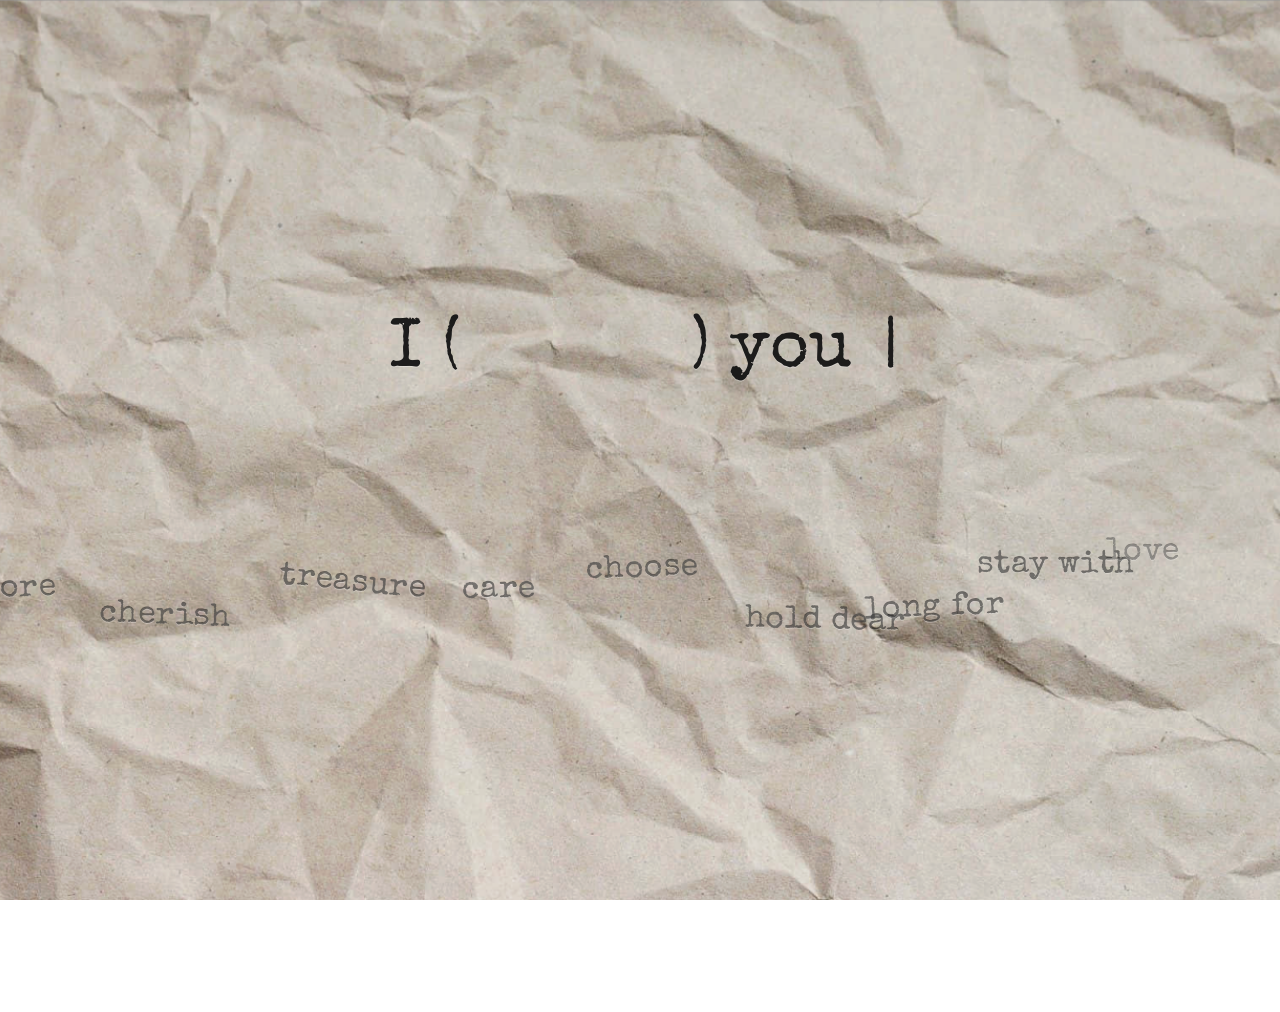
<file: index.html>
<!-- index.html -->
<!DOCTYPE html>
<html lang="en">
<head>
  <meta charset="UTF-8" />
  <meta name="viewport" content="width=device-width, initial-scale=1.0" />
  <title>I ( ) you</title>
  <link rel="preconnect" href="https://fonts.googleapis.com">
  <link rel="preconnect" href="https://fonts.gstatic.com" crossorigin>
  <link href="https://fonts.googleapis.com/css2?family=Special+Elite&display=swap" rel="stylesheet">
  <link rel="stylesheet" href="css/styles.css" />
</head>
<body>
  <main class="stage">
    <div id="sentence">
      <span id="prefix"></span><span id="blank"></span><span id="suffix"></span>
      <span class="caret">|</span>
    </div>

    <div id="words">
      <span class="word" data-word="like">like</span>
      <span class="word" data-word="miss">miss</span>
      <span class="word" data-word="adore">adore</span>
      <span class="word" data-word="cherish">cherish</span>
      <span class="word" data-word="treasure">treasure</span>
      <span class="word" data-word="care">care</span>
      <span class="word" data-word="choose">choose</span>
      <span class="word" data-word="hold-dear">hold dear</span>
      <span class="word" data-word="long-for">long for</span>
      <span class="word" data-word="stay-with">stay with</span>
      <span class="word love" id="love" data-word="love">love</span>
    </div>
  </main>

  <script src="js/main.js"></script>
</body>
</html>
</file>
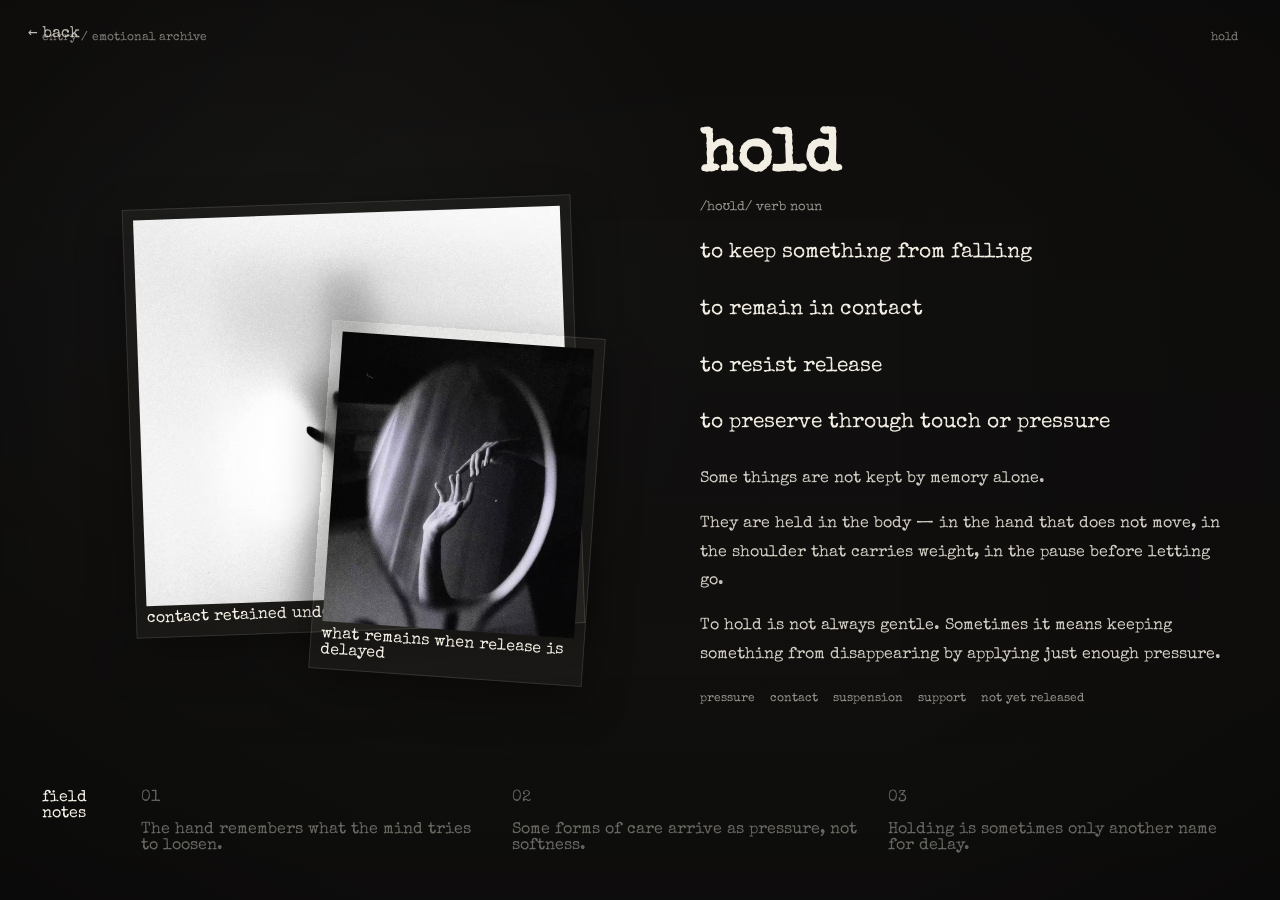
<file: hold.html>
<!DOCTYPE html>
<html lang="en">
<head>
  <meta charset="UTF-8" />
  <meta name="viewport" content="width=device-width, initial-scale=1.0" />
  <title>hold</title>

  <link rel="preconnect" href="https://fonts.googleapis.com">
  <link rel="preconnect" href="https://fonts.gstatic.com" crossorigin>
  <link href="https://fonts.googleapis.com/css2?family=Special+Elite&display=swap" rel="stylesheet">

  <link rel="stylesheet" href="css/hold.css" />
</head>
<body>
  <video class="bg-video" id="holdVideo" autoplay muted loop playsinline>
    <source src="holdv.mp4" type="video/mp4" />
  </video>

  <div class="video-wash"></div>
  <div class="grain"></div>
  <div class="page-shadow"></div>

  <main class="hold-page">
    <a class="back-link" href="letter.html">← back</a>

    <section class="top-note">
      <span>entry / emotional archive</span>
      <span>hold</span>
    </section>

    <section class="image-board">
      <div class="pin pin-1"></div>
      <div class="pin pin-2"></div>

      <figure class="photo photo-large">
        <img src="hold1.png" alt="hold image 1" />
        <figcaption>contact retained under pressure</figcaption>
      </figure>

      <figure class="photo photo-small">
        <img src="hold2.png" alt="hold image 2" />
        <figcaption>what remains when release is delayed</figcaption>
      </figure>

      <div class="tape tape-1"></div>
      <div class="tape tape-2"></div>
    </section>

    <section class="text-column">
      <div class="entry-head">
        <h1>hold</h1>
        <div class="meta">
          <span>/hoʊld/</span>
          <span>verb</span>
          <span>noun</span>
        </div>
      </div>

      <div class="definition">
        <p>to keep something from falling</p>
        <p>to remain in contact</p>
        <p>to resist release</p>
        <p>to preserve through touch or pressure</p>
      </div>

      <div class="annotation">
        <p>
          Some things are not kept by memory alone.
        </p>
        <p>
          They are held in the body — in the hand that does not move,
          in the shoulder that carries weight, in the pause before letting go.
        </p>
        <p>
          To hold is not always gentle. Sometimes it means keeping something
          from disappearing by applying just enough pressure.
        </p>
      </div>

      <div class="margin-notes">
        <span>pressure</span>
        <span>contact</span>
        <span>suspension</span>
        <span>support</span>
        <span>not yet released</span>
      </div>
    </section>

    <section class="fragment-strip">
      <div class="fragment-title">field notes</div>

      <div class="fragment active" data-index="0">
        <span class="fragment-number">01</span>
        <p>The hand remembers what the mind tries to loosen.</p>
      </div>

      <div class="fragment" data-index="1">
        <span class="fragment-number">02</span>
        <p>Some forms of care arrive as pressure, not softness.</p>
      </div>

      <div class="fragment" data-index="2">
        <span class="fragment-number">03</span>
        <p>Holding is sometimes only another name for delay.</p>
      </div>
    </section>
  </main>

  <script src="js/hold.js"></script>
</body>
</html>
</file>
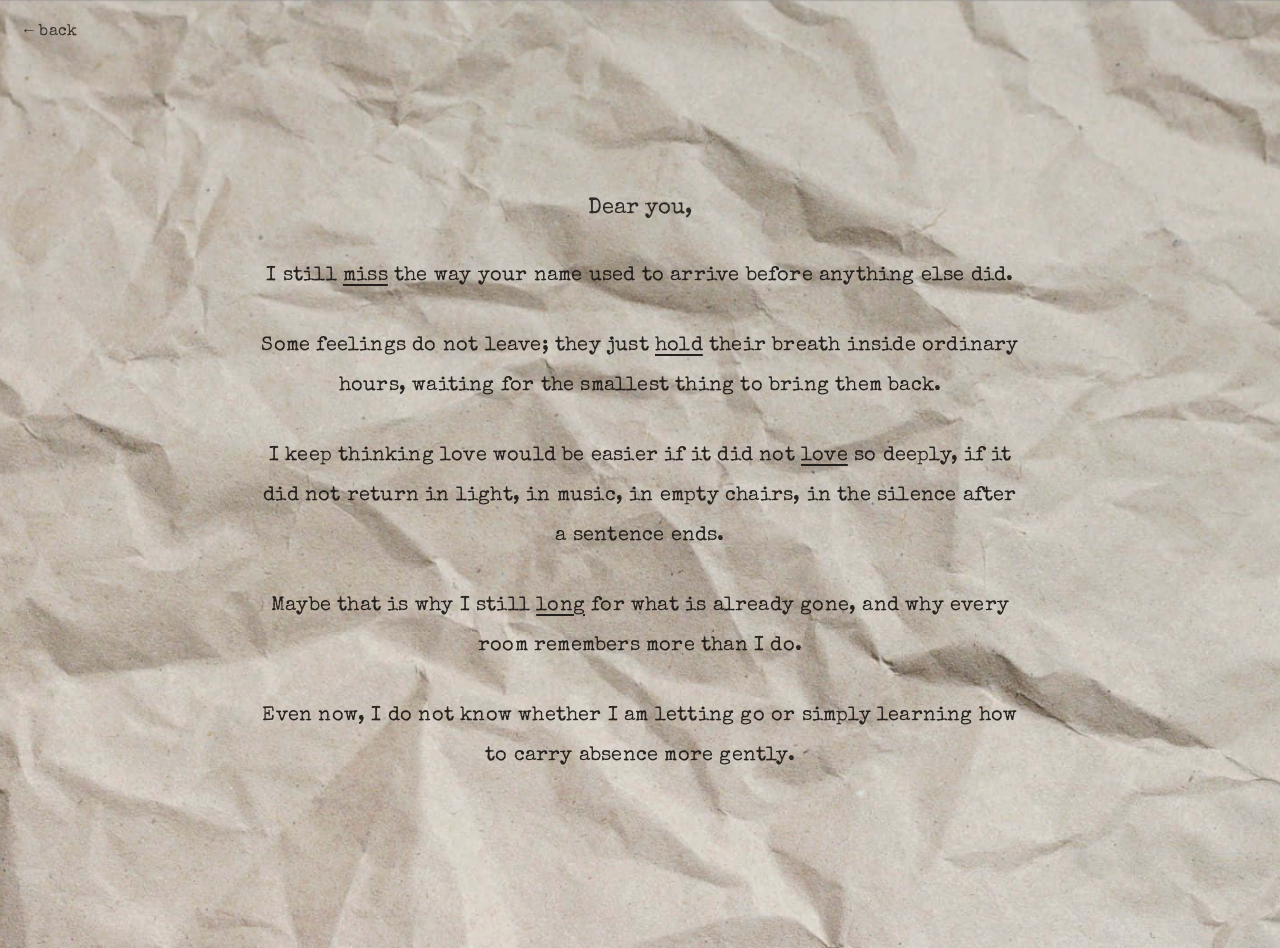
<file: letter.html>
<!DOCTYPE html>
<html lang="en">
<head>
  <meta charset="UTF-8" />
  <meta name="viewport" content="width=device-width, initial-scale=1.0" />
  <title>letter</title>

  <link rel="preconnect" href="https://fonts.googleapis.com">
  <link rel="preconnect" href="https://fonts.gstatic.com" crossorigin>
  <link href="https://fonts.googleapis.com/css2?family=Special+Elite&display=swap" rel="stylesheet">

  <link rel="stylesheet" href="css/letter.css" />
</head>
<body>
  <main class="letter-page">
    <a class="back-link" href="index.html">← back</a>

    <section class="letter-wrap">
      <div class="letter-head">
        <p>Dear you,</p>
      </div>

      <article class="poem">
        <p>
          I still
          <a class="kw" href="miss.html">miss</a>
          the way your name used to arrive
          before anything else did.
        </p>

        <p>
          Some feelings do not leave;
          they just
          <a class="kw" href="hold.html">hold</a>
          their breath inside ordinary hours,
          waiting for the smallest thing
          to bring them back.
        </p>

        <p>
          I keep thinking love would be easier
          if it did not
          <a class="kw love" href="love.html">love</a>
          so deeply,
          if it did not return in light,
          in music,
          in empty chairs,
          in the silence after a sentence ends.
        </p>

        <p>
          Maybe that is why I still
          <a class="kw" href="long.html">long</a>
          for what is already gone,
          and why every room
          remembers more than I do.
        </p>

        <p>
          Even now,
          I do not know whether I am letting go
          or simply learning
          how to carry absence more gently.
        </p>
      </article>
    </section>
  </main>
</body>
</html>
</file>
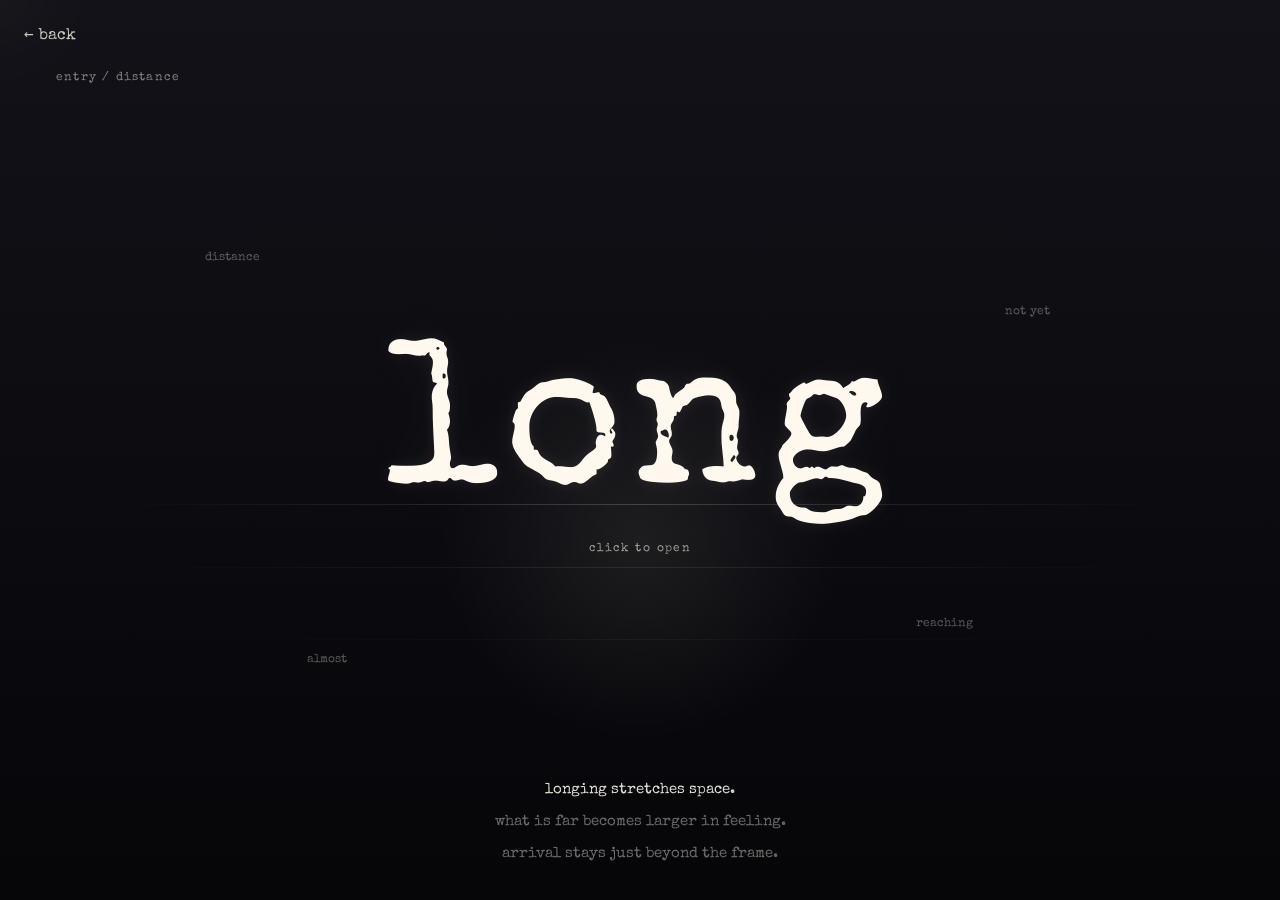
<file: long.html>
<!DOCTYPE html>
<html lang="en">
<head>
  <meta charset="UTF-8" />
  <meta name="viewport" content="width=device-width, initial-scale=1.0"/>
  <title>long</title>

  <link rel="preconnect" href="https://fonts.googleapis.com">
  <link rel="preconnect" href="https://fonts.gstatic.com" crossorigin>
  <link href="https://fonts.googleapis.com/css2?family=Special+Elite&display=swap" rel="stylesheet">

  <link rel="stylesheet" href="./css/long.css" />
</head>
<body>
  <div class="bg"></div>
  <div class="grain"></div>
  <div class="cursor-glow" id="cursorGlow"></div>

  <main class="long-page">
    <a class="back-link" href="letter.html">← back</a>

    <div class="top-note">entry / distance</div>

    <section class="hero" id="hero">
      <div class="floating-word-wrap">
        <button class="long-word" id="longWord" type="button">
          <span class="main-word">long</span>
          <span class="sub-word">click to open</span>
        </button>
      </div>

      <div class="tiny-text tiny-1">distance</div>
      <div class="tiny-text tiny-2">not yet</div>
      <div class="tiny-text tiny-3">almost</div>
      <div class="tiny-text tiny-4">reaching</div>

      <div class="line horizon line-1"></div>
      <div class="line horizon line-2"></div>
      <div class="line horizon line-3"></div>
    </section>

    <section class="bottom-text">
      <p class="poem-line active">longing stretches space.</p>
      <p class="poem-line">what is far becomes larger in feeling.</p>
      <p class="poem-line">arrival stays just beyond the frame.</p>
    </section>

    <section class="overlay" id="overlay" aria-hidden="true">
      <div class="overlay-inner">
        <img class="long-img img-1" src="./long1.png" alt="long image 1" />
        <img class="long-img img-2" src="./long2.png" alt="long image 2" />
        <div class="overlay-caption">click anywhere to return</div>
      </div>
    </section>
  </main>

  <script src="./js/long.js"></script>
</body>
</html>
</file>
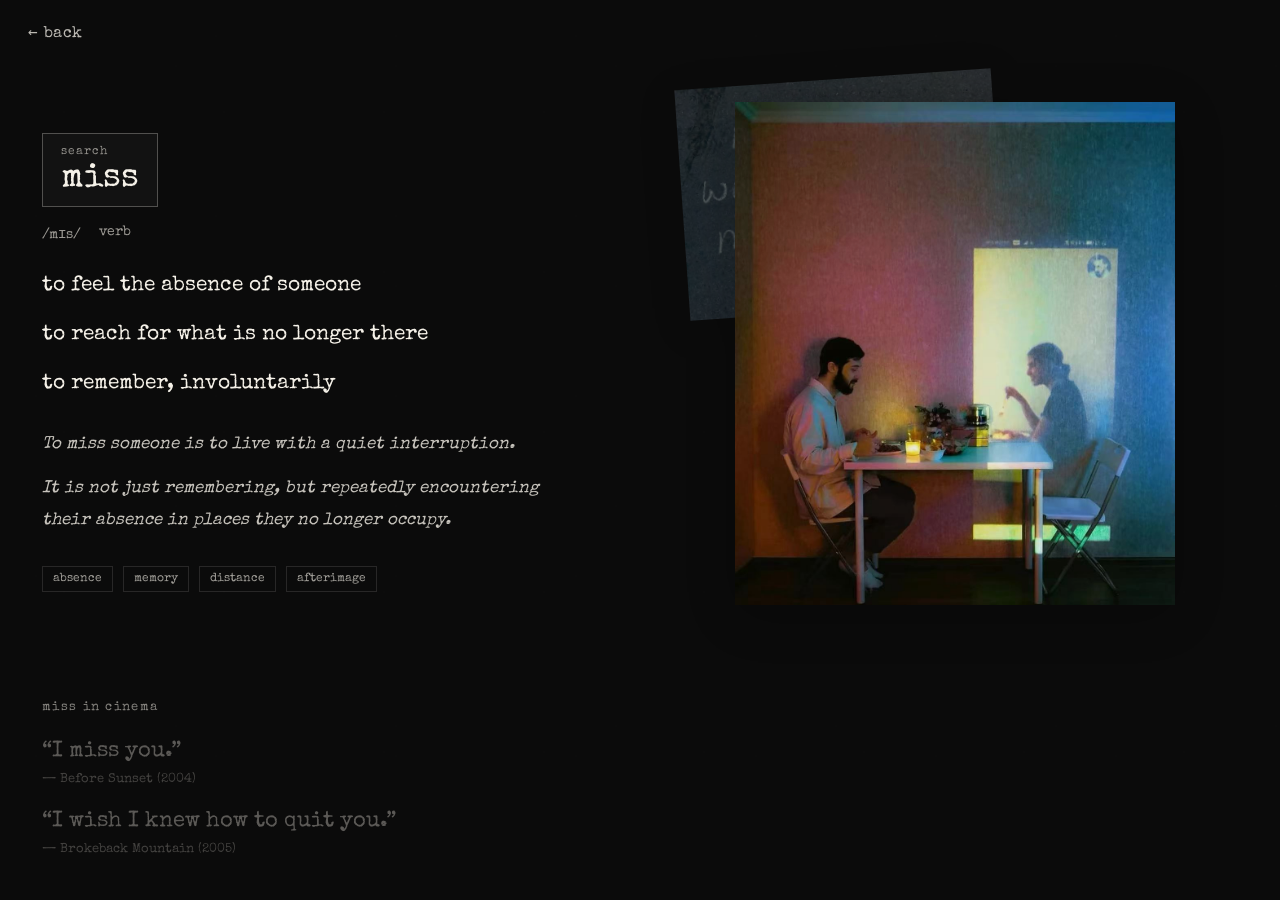
<file: miss.html>
<!DOCTYPE html>
<html lang="en">
<head>
  <meta charset="UTF-8" />
  <meta name="viewport" content="width=device-width, initial-scale=1.0" />
  <title>miss</title>

  <link rel="preconnect" href="https://fonts.googleapis.com">
  <link rel="preconnect" href="https://fonts.gstatic.com" crossorigin>
  <link href="https://fonts.googleapis.com/css2?family=Special+Elite&display=swap" rel="stylesheet">

  <link rel="stylesheet" href="css/miss.css" />
</head>
<body>
  <video class="bg-video" id="bgVideo" autoplay muted loop playsinline>
    <source src="missv.mp4" type="video/mp4" />
  </video>

  <video class="memory-video" id="memoryVideo" muted loop playsinline>
    <source src="missv2.mp4" type="video/mp4" />
  </video>

  <div class="film-grain"></div>
  <div class="page-dim" id="pageDim"></div>

  <main class="page">
    <a class="back" href="letter.html">← back</a>

    <section class="left-panel">
      <div class="search-box">
        <div class="search-label">search</div>
        <div class="search-word">miss</div>
      </div>

      <div class="entry-meta">
        <span>/mɪs/</span>
        <span>verb</span>
      </div>

      <div class="definition-block">
        <p>to feel the absence of someone</p>
        <p>to reach for what is no longer there</p>
        <p>to remember, involuntarily</p>
      </div>

      <div class="extended-block">
        <p>
          To miss someone is to live with a quiet interruption.
        </p>
        <p>
          It is not just remembering, but repeatedly encountering
          their absence in places they no longer occupy.
        </p>
      </div>

      <div class="tags">
        <span>absence</span>
        <span>memory</span>
        <span>distance</span>
        <span>afterimage</span>
      </div>
    </section>

    <section class="right-panel">
      <img src="miss2.png" alt="miss image 2" class="main-image" />
      <img src="miss.png" alt="miss image 1" class="overlay-image" />
    </section>

    <section class="quote-panel">
      <div class="quote-panel-title">miss in cinema</div>

      <button class="quote" data-mode="hover" data-sound="off">
        <span class="quote-text">“I miss you.”</span>
        <span class="quote-source">— Before Sunset (2004)</span>
      </button>

      <button class="quote" data-mode="hover" data-sound="on">
        <span class="quote-text">“I wish I knew how to quit you.”</span>
        <span class="quote-source">— Brokeback Mountain (2005)</span>
      </button>
    </section>
  </main>

  <div class="video-fullscreen" id="videoFullscreen">
    <div class="video-note">click anywhere to close</div>
  </div>

  <script src="js/miss.js"></script>
</body>
</html>
</file>
<file: css/styles.css>
/* css/styles.css */
:root{
  --ink: rgba(12,12,12,.92);
  --inkSoft: rgba(12,12,12,.55);
}

html, body{ height:100%; }

body{
  margin:0;
  font-family:'Special Elite', ui-monospace, monospace;
  color: var(--ink);
  background: url("../paperbg.png") center / cover no-repeat fixed;
}

.stage{
  min-height:100%;
  display:flex;
  flex-direction:column;
  align-items:center;
  justify-content:center;
  padding:56px 24px;
}

#sentence{
  font-size: clamp(3.6rem, 5.2vw, 5.6rem);
  white-space:nowrap;
  user-select:none;
  margin-bottom:70px;
  text-shadow:
    0 0.7px 0 rgba(255,255,255,.35),
    0 10px 30px rgba(0,0,0,.08);
}

#blank{
  display:inline-block;
  min-width:230px;
  text-align:center;
}

.caret{
  display:inline-block;
  width:10px;
  margin-left:10px;
  animation: blink .9s infinite;
}

@keyframes blink{
  0%,45%{opacity:1;}
  46%,100%{opacity:0;}
}

#words{
  position:relative;
  width:min(1100px, 86vw);
  height:240px;
}

.word{
  position:absolute;
  cursor:pointer;
  user-select:none;
  font-size: 2.0rem;
  letter-spacing: .4px;
  color: var(--inkSoft);
  text-shadow: 0 0.7px 0 rgba(255,255,255,.3);
  transform: rotate(var(--r, 0deg));
  transform-origin: 50% 70%;
  transition: transform .18s ease, color .18s ease, opacity .18s ease, filter .18s ease;
  opacity: .92;
}

.word:hover{
  color: var(--ink);
  transform: rotate(var(--r,0deg)) translateY(-2px);
}

.word.love{
  color: rgba(12,12,12,.42);
  opacity: .85;
  z-index: 5;
}

.word.love::after{
  content:"";
  position:absolute;
  left:-18px;
  right:-18px;
  top:-14px;
  bottom:-12px;
  border-radius: 999px;
  pointer-events:none;
  background: radial-gradient(circle at 50% 50%, rgba(0,0,0,.14), transparent 62%);
  opacity: 0;
  transform: scale(.98);
  transition: opacity .22s ease, transform .22s ease;
}

.word.love.is-hovering::after{
  opacity: 1;
  transform: scale(1);
}

.word.love .hold{
  position:absolute;
  left:0;
  right:0;
  bottom:-10px;
  height:2px;
  border-radius:2px;
  background: rgba(0,0,0,.10);
  overflow:hidden;
  opacity:0;
  transition: opacity .2s ease;
}

.word.love.is-hovering .hold{
  opacity:1;
}

.word.love .hold > i{
  display:block;
  height:100%;
  width:0%;
  background: rgba(0,0,0,.28);
}

@media (max-width: 520px){
  #words{ height: 300px; }
  .word{ font-size: 1.7rem; }
  #blank{ min-width: 180px; }
}
</file>
<file: css/hold.css>
* {
  box-sizing: border-box;
}

body {
  margin: 0;
  font-family: 'Special Elite', monospace;
  background: #11100f;
  color: #f3eee3;
  overflow: hidden;
}

/* ✅ 背景视频（更清晰版本） */
.bg-video {
  position: fixed;
  inset: 0;
  width: 100%;
  height: 100%;
  object-fit: cover;
  z-index: -5;

  /* ⭐ 核心修改在这里 */
  opacity: 0.38;
  filter: blur(1.2px) brightness(0.78) contrast(1.05);

  pointer-events: none;
}

/* 轻微氛围层（比之前更干净） */
.video-wash {
  position: fixed;
  inset: 0;
  z-index: -4;
  background:
    linear-gradient(to bottom, rgba(17,16,15,0.2), rgba(17,16,15,0.32)),
    radial-gradient(circle at 20% 30%, rgba(255,255,255,0.04), transparent 40%);
  pointer-events: none;
}

.grain {
  position: fixed;
  inset: 0;
  z-index: -3;
  opacity: 0.08;
  pointer-events: none;
  background-image:
    radial-gradient(circle at 20% 20%, rgba(255,255,255,0.05) 0 1px, transparent 1px),
    radial-gradient(circle at 80% 30%, rgba(255,255,255,0.04) 0 1px, transparent 1px);
  background-size: 180px 180px, 220px 220px;
  mix-blend-mode: screen;
}

.page-shadow {
  position: fixed;
  inset: 0;
  z-index: -2;
  background:
    linear-gradient(to right, rgba(0,0,0,0.18), transparent 30%, transparent 70%, rgba(0,0,0,0.18)),
    linear-gradient(to bottom, rgba(0,0,0,0.12), transparent 25%, transparent 75%, rgba(0,0,0,0.18));
  pointer-events: none;
}

.hold-page {
  position: relative;
  width: 100%;
  height: 100vh;
  padding: 32px 42px 30px;
  display: grid;
  grid-template-columns: 1.1fr 0.95fr;
  grid-template-rows: auto 1fr auto;
  gap: 26px 34px;
}

.back-link {
  position: absolute;
  top: 22px;
  left: 28px;
  z-index: 10;
  text-decoration: none;
  color: rgba(243, 238, 227, 0.78);
  font-size: 16px;
}

.top-note {
  grid-column: 1 / span 2;
  display: flex;
  justify-content: space-between;
  font-size: 12px;
  opacity: 0.5;
}

.image-board {
  position: relative;
  display: flex;
  align-items: center;
  justify-content: center;
}

/* 图片更突出 */
.photo {
  position: absolute;
  padding: 10px;
  background: rgba(243,238,227,0.04);
  border: 1px solid rgba(243,238,227,0.12);
  box-shadow: 0 18px 45px rgba(0,0,0,0.35);
  transition: 0.6s;
}

.photo img {
  width: 100%;
}

.photo-large {
  width: min(480px, 72%);
  transform: rotate(-2deg);
}

.photo-small {
  width: min(300px, 44%);
  right: 5%;
  bottom: 10%;
  transform: rotate(4deg);
}

.photo:hover {
  transform: scale(1.02);
}

.text-column {
  align-self: center;
}

.entry-head h1 {
  font-size: 60px;
  margin: 0 0 10px;
}

.meta {
  font-size: 13px;
  opacity: 0.6;
  margin-bottom: 20px;
}

.definition {
  font-size: 21px;
  line-height: 1.7;
}

.annotation {
  margin-top: 24px;
  font-size: 16px;
  line-height: 1.8;
  opacity: 0.85;
}

.margin-notes {
  margin-top: 20px;
}

.margin-notes span {
  margin-right: 10px;
  font-size: 12px;
  opacity: 0.6;
}

/* 底部 */
.fragment-strip {
  grid-column: 1 / span 2;
  display: flex;
  gap: 20px;
}

.fragment {
  opacity: 0.4;
  transition: 0.4s;
}

.fragment:hover {
  opacity: 1;
}
</file>
<file: css/letter.css>
* {
  box-sizing: border-box;
}

html,
body {
  margin: 0;
  width: 100%;
  min-height: 100%;
}

body {
  font-family: 'Special Elite', monospace;
  background: url("../paperbg.png") center center / cover no-repeat;
  color: #1f1b18;
}

.letter-page {
  position: relative;
  width: 100%;
  min-height: 100vh;
  padding: 24px;
}

.back-link {
  position: absolute;
  top: 22px;
  left: 24px;
  z-index: 20;
  text-decoration: none;
  color: rgba(31, 27, 24, 0.82);
  font-size: 16px;
  letter-spacing: 0.02em;
  transition: opacity 0.25s ease;
}

.back-link:hover {
  opacity: 0.6;
}

.letter-wrap {
  min-height: 100vh;
  display: flex;
  flex-direction: column;
  align-items: center;
  justify-content: center;
  padding: 80px 20px 60px;
}

.letter-head {
  width: min(760px, 78vw);
  text-align: center;
  margin-bottom: 28px;
}

.letter-head p {
  margin: 0;
  font-size: 22px;
  line-height: 1.6;
  color: rgba(31, 27, 24, 0.9);
}

.poem {
  width: min(760px, 78vw);
  display: flex;
  flex-direction: column;
  gap: 30px;
  text-align: center;
}

.poem p {
  margin: 0;
  font-size: 20px;
  line-height: 2;
  letter-spacing: 0.01em;
  color: rgba(31, 27, 24, 0.96);
}

.kw {
  color: rgba(31, 27, 24, 0.96);
  text-decoration: underline;
  text-decoration-thickness: 1.5px;
  text-underline-offset: 4px;
  transition: opacity 0.2s ease;
}

.kw:hover {
  opacity: 0.6;
}

@media (max-width: 900px) {
  .letter-page {
    padding: 20px 16px 30px;
  }

  .back-link {
    top: 18px;
    left: 16px;
    font-size: 15px;
  }

  .letter-wrap {
    padding: 72px 8px 40px;
    justify-content: flex-start;
  }

  .letter-head,
  .poem {
    width: min(92vw, 680px);
  }

  .letter-head {
    margin-bottom: 22px;
  }

  .letter-head p {
    font-size: 19px;
  }

  .poem {
    gap: 22px;
  }

  .poem p {
    font-size: 17px;
    line-height: 1.85;
  }
}
</file>
<file: css/long.css>
* {
  box-sizing: border-box;
}

html, body {
  margin: 0;
  width: 100%;
  height: 100%;
}

body {
  font-family: 'Special Elite', monospace;
  background: #08080b;
  color: #f5efe6;
  overflow: hidden;
  position: relative;
}

.bg {
  position: fixed;
  inset: 0;
  z-index: 0;
  background:
    radial-gradient(circle at 50% 60%, rgba(255, 236, 214, 0.08), transparent 24%),
    linear-gradient(to bottom, #121218 0%, #0b0b10 55%, #060609 100%);
}

.grain {
  position: fixed;
  inset: 0;
  z-index: 1;
  pointer-events: none;
  opacity: 0.04;
  background-image:
    radial-gradient(circle at 20% 30%, rgba(255,255,255,0.08) 0 1px, transparent 1px),
    radial-gradient(circle at 70% 20%, rgba(255,255,255,0.06) 0 1px, transparent 1px),
    radial-gradient(circle at 40% 80%, rgba(255,255,255,0.05) 0 1px, transparent 1px);
  background-size: 180px 180px, 220px 220px, 140px 140px;
}

.cursor-glow {
  position: fixed;
  width: 220px;
  height: 220px;
  margin-left: -110px;
  margin-top: -110px;
  border-radius: 50%;
  pointer-events: none;
  z-index: 2;
  opacity: 0.12;
  background: radial-gradient(circle, rgba(255, 234, 213, 0.28) 0%, rgba(255, 234, 213, 0.06) 38%, transparent 72%);
  filter: blur(20px);
}

.long-page {
  position: relative;
  z-index: 3;
  width: 100%;
  height: 100vh;
}

.back-link {
  position: absolute;
  top: 24px;
  left: 24px;
  z-index: 20;
  color: rgba(245, 239, 230, 0.82);
  text-decoration: none;
  font-size: 16px;
}

.back-link:hover {
  opacity: 0.65;
}

.top-note {
  position: absolute;
  top: 72px;
  left: 56px;
  z-index: 10;
  font-size: 12px;
  letter-spacing: 0.1em;
  color: rgba(245, 239, 230, 0.5);
  text-transform: lowercase;
}

.hero {
  position: absolute;
  inset: 0;
  overflow: hidden;
}

.floating-word-wrap {
  position: absolute;
  inset: 0;
  display: flex;
  align-items: center;
  justify-content: center;
}

.long-word {
  position: relative;
  z-index: 15;
  border: none;
  background: transparent;
  color: #fff8ef;
  font-family: inherit;
  cursor: pointer;
  padding: 0;
  text-align: center;
  transition: transform 0.35s ease, opacity 0.35s ease;
}

.long-word:hover {
  transform: scale(1.03);
}

.main-word {
  display: block;
  font-size: clamp(90px, 16vw, 220px);
  line-height: 0.9;
  letter-spacing: 0.03em;
  text-shadow:
    0 0 16px rgba(255, 240, 225, 0.08),
    0 0 52px rgba(255, 240, 225, 0.06);
}

.sub-word {
  display: block;
  margin-top: 14px;
  font-size: 12px;
  letter-spacing: 0.12em;
  color: rgba(245, 239, 230, 0.62);
  text-transform: lowercase;
}

.tiny-text {
  position: absolute;
  z-index: 8;
  font-size: 12px;
  color: rgba(245, 239, 230, 0.34);
  pointer-events: none;
}

.tiny-1 { top: 28%; left: 16%; }
.tiny-2 { top: 34%; right: 18%; }
.tiny-3 { bottom: 26%; left: 24%; }
.tiny-4 { bottom: 30%; right: 24%; }

.horizon {
  position: absolute;
  left: 8%;
  right: 8%;
  height: 1px;
  background: linear-gradient(
    to right,
    transparent 0%,
    rgba(245, 239, 230, 0.1) 20%,
    rgba(245, 239, 230, 0.28) 50%,
    rgba(245, 239, 230, 0.1) 80%,
    transparent 100%
  );
}

.line-1 { top: 56%; opacity: 0.7; }
.line-2 { top: 63%; opacity: 0.35; }
.line-3 { top: 71%; opacity: 0.15; }

.bottom-text {
  position: absolute;
  left: 0;
  right: 0;
  bottom: 34px;
  z-index: 10;
  display: flex;
  flex-direction: column;
  align-items: center;
  gap: 8px;
  text-align: center;
  padding: 0 20px;
}

.poem-line {
  margin: 0;
  font-size: 15px;
  line-height: 1.6;
  color: rgba(245, 239, 230, 0.42);
  transition: opacity 0.3s ease, color 0.3s ease;
}

.poem-line.active {
  color: rgba(245, 239, 230, 0.92);
}

.overlay {
  position: fixed;
  inset: 0;
  z-index: 50;
  background: rgba(5, 5, 8, 0.92);
  opacity: 0;
  pointer-events: none;
  transition: opacity 0.5s ease;
}

.overlay.show {
  opacity: 1;
  pointer-events: auto;
}

.overlay-inner {
  position: absolute;
  inset: 0;
}

.long-img {
  position: absolute;
  object-fit: cover;
  box-shadow: 0 24px 70px rgba(0,0,0,0.4);
  opacity: 0;
  transform: scale(0.96) translateY(16px);
  transition: opacity 0.7s ease, transform 0.7s ease;
}

.overlay.show .long-img {
  opacity: 1;
  transform: scale(1) translateY(0);
}

.img-1 {
  width: min(34vw, 420px);
  height: min(56vh, 520px);
  left: 10%;
  top: 16%;
}

.img-2 {
  width: min(42vw, 580px);
  height: min(40vh, 360px);
  right: 8%;
  bottom: 14%;
  transition-delay: 0.12s;
}

.overlay-caption {
  position: absolute;
  right: 24px;
  bottom: 20px;
  color: rgba(245, 239, 230, 0.72);
  font-size: 12px;
  letter-spacing: 0.08em;
}

body.overlay-open .top-note,
body.overlay-open .bottom-text,
body.overlay-open .tiny-text,
body.overlay-open .horizon,
body.overlay-open .sub-word {
  opacity: 0.08;
}

body.overlay-open .long-word {
  opacity: 0.22;
}

@media (max-width: 900px) {
  .top-note {
    left: 24px;
  }

  .main-word {
    font-size: clamp(80px, 22vw, 150px);
  }

  .img-1 {
    width: 42vw;
    height: 42vh;
    left: 7%;
    top: 20%;
  }

  .img-2 {
    width: 54vw;
    height: 28vh;
    right: 6%;
    bottom: 18%;
  }

  .poem-line {
    font-size: 14px;
  }
}
</file>
<file: css/miss.css>
* {
  box-sizing: border-box;
}

body {
  margin: 0;
  font-family: 'Special Elite', monospace;
  background: #0c0c0c;
  color: #f5f1e8;
  overflow: hidden;
}

.bg-video,
.memory-video {
  position: fixed;
  inset: 0;
  width: 100%;
  height: 100%;
  object-fit: cover;
}

.bg-video {
  z-index: -4;
  opacity: 0.1;
  filter: grayscale(0.1) blur(0.5px);
}

.memory-video {
  z-index: -3;
  opacity: 0;
  pointer-events: none;
  transition:
    opacity 1.4s ease,
    transform 1.6s ease,
    filter 1.4s ease;
  filter: blur(10px) contrast(1.02) brightness(0.9);
  transform: scale(1.04);
  will-change: opacity, transform, filter;
}

.memory-video.revealed {
  opacity: 0.16;
  filter: blur(6px) contrast(1.04) brightness(0.96);
  transform: scale(1.015);
}

.memory-video.full {
  opacity: 0.82;
  filter: blur(0px) contrast(1.02) brightness(1);
  transform: scale(1);
  z-index: 20;
}

.film-grain {
  position: fixed;
  inset: 0;
  z-index: -2;
  pointer-events: none;
  opacity: 0.12;
  background-image:
    radial-gradient(circle at 20% 20%, rgba(255,255,255,0.06) 0 1px, transparent 1px),
    radial-gradient(circle at 80% 30%, rgba(255,255,255,0.04) 0 1px, transparent 1px),
    radial-gradient(circle at 40% 70%, rgba(255,255,255,0.05) 0 1px, transparent 1px);
  background-size: 180px 180px, 220px 220px, 160px 160px;
  mix-blend-mode: screen;
}

.page-dim {
  position: fixed;
  inset: 0;
  background: rgba(0, 0, 0, 0.12);
  z-index: -1;
  pointer-events: none;
  transition: background 1.2s ease;
}

.page-dim.active {
  background: rgba(0, 0, 0, 0.28);
}

.page {
  position: relative;
  z-index: 2;
  width: 100%;
  height: 100vh;
  display: grid;
  grid-template-columns: 1.05fr 1fr;
  grid-template-rows: 1fr auto;
  gap: 28px 34px;
  padding: 34px 42px 30px;
}

.back {
  position: absolute;
  top: 22px;
  left: 28px;
  text-decoration: none;
  color: rgba(245, 241, 232, 0.76);
  font-size: 16px;
  letter-spacing: 0.03em;
  transition: opacity 0.3s ease;
  z-index: 5;
}

.back:hover {
  opacity: 0.65;
}

.left-panel {
  align-self: center;
  max-width: 560px;
  padding-top: 18px;
  transition: opacity 0.9s ease, transform 0.9s ease;
}

.search-box {
  display: inline-block;
  border: 1px solid rgba(245, 241, 232, 0.28);
  padding: 12px 18px 10px;
  margin-bottom: 18px;
  background: rgba(255, 255, 255, 0.03);
  backdrop-filter: blur(4px);
}

.search-label {
  font-size: 12px;
  opacity: 0.56;
  margin-bottom: 4px;
  letter-spacing: 0.08em;
  text-transform: lowercase;
}

.search-word {
  font-size: 34px;
  line-height: 1;
}

.entry-meta {
  display: flex;
  gap: 18px;
  font-size: 14px;
  opacity: 0.62;
  margin-bottom: 26px;
}

.definition-block p,
.extended-block p {
  margin: 0 0 12px;
}

.definition-block {
  font-size: 21px;
  line-height: 1.75;
  max-width: 500px;
}

.extended-block {
  margin-top: 26px;
  max-width: 500px;
  font-size: 17px;
  line-height: 1.9;
  opacity: 0.8;
  font-style: italic;
}

.tags {
  display: flex;
  flex-wrap: wrap;
  gap: 10px;
  margin-top: 28px;
}

.tags span {
  border: 1px solid rgba(245, 241, 232, 0.2);
  padding: 6px 10px;
  font-size: 12px;
  opacity: 0.64;
}

.right-panel {
  position: relative;
  display: flex;
  align-items: center;
  justify-content: center;
  min-height: 0;
  transition: opacity 0.9s ease, transform 0.9s ease;
}

.main-image {
  width: min(440px, 78%);
  max-height: 72vh;
  object-fit: cover;
  box-shadow: 0 10px 50px rgba(0, 0, 0, 0.28);
  position: relative;
  z-index: 2;
  opacity: 0.93;
}

.overlay-image {
  position: absolute;
  width: min(360px, 56%);
  top: 7%;
  left: 2%;
  opacity: 0.34;
  transform: rotate(-4deg);
  mix-blend-mode: screen;
  box-shadow: 0 8px 35px rgba(0, 0, 0, 0.18);
}

.quote-panel {
  grid-column: 1 / span 2;
  align-self: end;
  max-width: 840px;
  padding-bottom: 4px;
  transition: opacity 0.9s ease, transform 0.9s ease;
}

.quote-panel-title {
  font-size: 13px;
  letter-spacing: 0.1em;
  text-transform: lowercase;
  opacity: 0.52;
  margin-bottom: 12px;
}

.quote {
  display: block;
  width: 100%;
  text-align: left;
  border: none;
  background: transparent;
  color: rgba(245, 241, 232, 0.34);
  padding: 10px 0;
  cursor: pointer;
  transition:
    color 0.65s ease,
    transform 0.8s ease,
    opacity 0.8s ease,
    letter-spacing 0.6s ease;
  font-family: inherit;
}

.quote:hover,
.quote.active {
  color: rgba(245, 241, 232, 0.9);
  transform: translateX(5px);
  letter-spacing: 0.01em;
}

.quote-text {
  display: block;
  font-size: 22px;
  line-height: 1.5;
  margin-bottom: 4px;
}

.quote-source {
  display: block;
  font-size: 13px;
  opacity: 0.7;
}

.video-fullscreen {
  position: fixed;
  inset: 0;
  z-index: 18;
  display: none;
}

.video-fullscreen.open {
  display: block;
}

.video-note {
  position: absolute;
  right: 22px;
  bottom: 18px;
  z-index: 25;
  color: rgba(255,255,255,0.72);
  font-size: 12px;
  letter-spacing: 0.08em;
}

body.full-mode .page {
  opacity: 0.08;
  transition: opacity 0.5s ease;
}

body.full-mode .back {
  opacity: 0;
  pointer-events: none;
}

body.full-mode .right-panel,
body.full-mode .left-panel,
body.full-mode .quote-panel {
  transform: scale(0.995);
}

@media (max-width: 980px) {
  body {
    overflow: auto;
  }

  .page {
    height: auto;
    min-height: 100vh;
    grid-template-columns: 1fr;
    grid-template-rows: auto auto auto;
    padding: 70px 24px 28px;
  }

  .left-panel,
  .right-panel,
  .quote-panel {
    grid-column: auto;
  }

  .right-panel {
    min-height: 380px;
  }

  .main-image {
    width: min(440px, 88%);
    max-height: none;
  }

  .overlay-image {
    width: min(300px, 56%);
    top: 0;
    left: 0;
  }

  .quote-text {
    font-size: 18px;
  }
}
</file>
